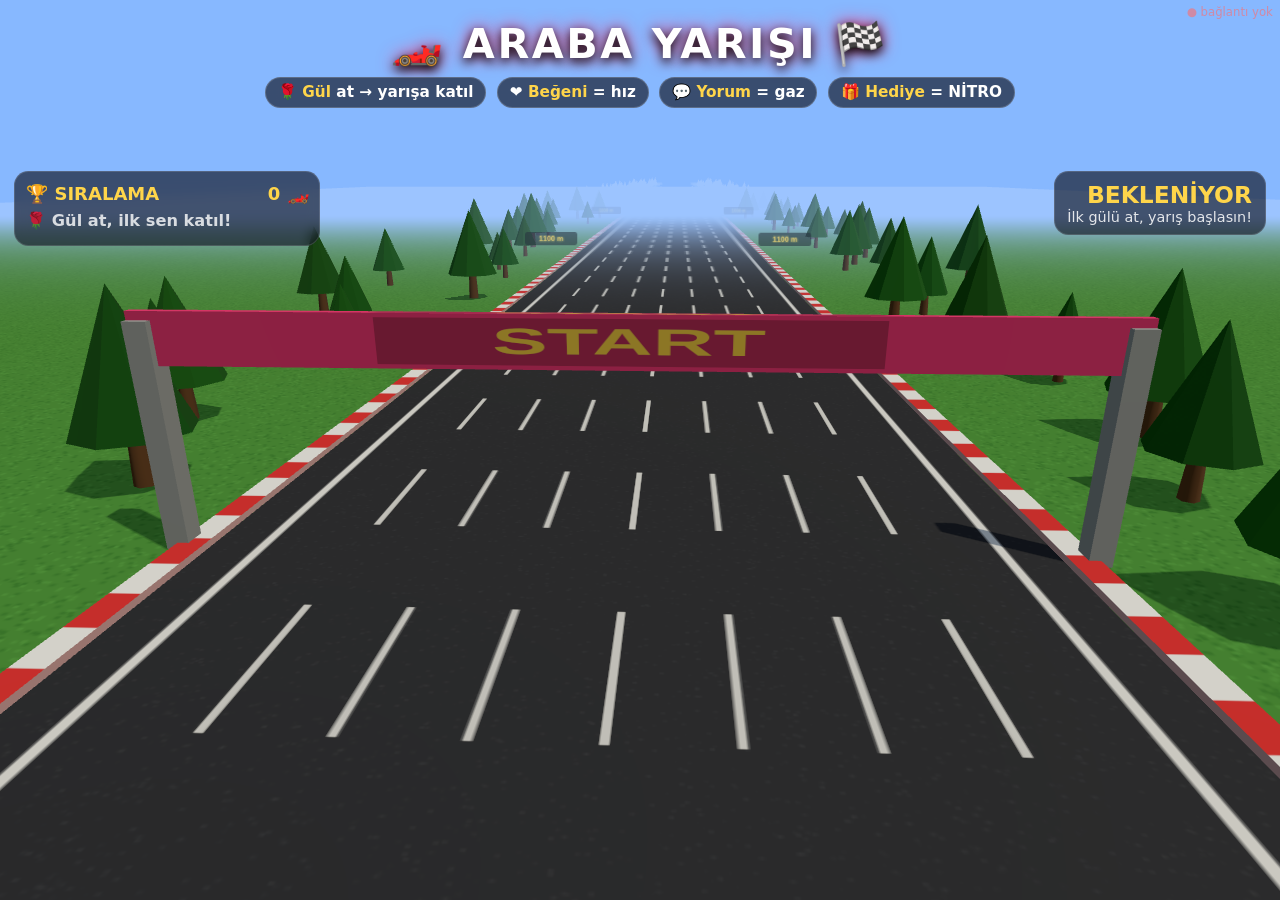
<file: static/araba.html>
<!doctype html>
<html lang="tr">
<head>
  <meta charset="utf-8" />
  <meta name="viewport" content="width=device-width, initial-scale=1" />
  <title>Araba Yarışı — TikTok Live</title>
  <script type="importmap">
    { "imports": { "three": "/static/vendor/three.module.min.js" } }
  </script>
  <style>
    :root { --gold:#ffd54a; --pink:#ff3d7f; --cyan:#33e1ff; --panel:rgba(10,12,24,.62); }
    * { box-sizing:border-box; margin:0; padding:0; }
    html,body { width:100%; height:100%; overflow:hidden; background:#0b1020; font-family:"Segoe UI",system-ui,sans-serif; color:#fff; }
    #scene { position:fixed; inset:0; }
    .hud { position:fixed; pointer-events:none; z-index:5; }
    #title { top:2.2vh; left:0; right:0; text-align:center; }
    #title h1 { font-size:4.6vh; font-weight:900; letter-spacing:.06em; text-shadow:0 .4vh 1.2vh #000, 0 0 2vh var(--pink); }
    #title .rules { margin:1vh auto 0; display:inline-flex; gap:1.2vh; flex-wrap:wrap; justify-content:center; padding:0 2vh; }
    .chip { background:var(--panel); border:1px solid rgba(255,255,255,.18); border-radius:99px; padding:.6vh 1.3vh; font-size:1.7vh; font-weight:700; backdrop-filter:blur(6px); }
    .chip b { color:var(--gold); }
    #board { top:19vh; left:1.6vh; width:34vh; background:var(--panel); border-radius:1.6vh; padding:1.2vh; border:1px solid rgba(255,255,255,.14); backdrop-filter:blur(6px); }
    #board h2 { font-size:2vh; color:var(--gold); margin-bottom:.8vh; display:flex; justify-content:space-between; }
    .row { display:flex; align-items:center; gap:.8vh; margin:.5vh 0; font-size:1.8vh; font-weight:700; }
    .row .pos { width:3vh; text-align:center; font-weight:900; }
    .row .sw { width:1.4vh; height:1.4vh; border-radius:.3vh; flex:none; }
    .row .nm { flex:1; white-space:nowrap; overflow:hidden; text-overflow:ellipsis; }
    .row .bar { position:relative; height:.6vh; background:rgba(255,255,255,.15); border-radius:9px; margin-top:.3vh; overflow:hidden; }
    .row .bar i { position:absolute; inset:0 auto 0 0; background:linear-gradient(90deg,var(--cyan),var(--pink)); }
    .row .kmh { font-size:1.5vh; color:#9fe8ff; width:7vh; text-align:right; }
    #status { top:19vh; right:1.6vh; background:var(--panel); border-radius:1.6vh; padding:1vh 1.4vh; text-align:right; border:1px solid rgba(255,255,255,.14); }
    #status .big { font-size:2.6vh; font-weight:900; color:var(--gold); }
    #status .sm { font-size:1.6vh; opacity:.85; }
    #feed { bottom:16vh; left:1.6vh; right:1.6vh; display:flex; flex-direction:column-reverse; gap:.7vh; align-items:flex-start; }
    .toast { background:var(--panel); border-left:.6vh solid var(--gold); border-radius:1vh; padding:.8vh 1.4vh; font-size:2vh; font-weight:700; animation:pop .35s ease-out; max-width:90%; }
    .toast.join { border-color:#ff4d6d; } .toast.nitro { border-color:var(--cyan); } .toast.like { border-color:#ff8fb1; }
    @keyframes pop { from { transform:translateX(-30%); opacity:0; } to { transform:none; opacity:1; } }
    #center { top:38vh; left:0; right:0; text-align:center; }
    #center .msg { display:inline-block; font-size:7vh; font-weight:900; text-shadow:0 0 3vh var(--pink),0 .5vh 1vh #000; animation:zoom .5s ease-out; }
    #center .sub { font-size:2.6vh; font-weight:700; margin-top:1vh; text-shadow:0 .3vh .8vh #000; }
    @keyframes zoom { from { transform:scale(2.2); opacity:0; } to { transform:none; opacity:1; } }
    #focus { bottom:6vh; left:0; right:0; text-align:center; }
    #focus span { display:inline-block; background:linear-gradient(90deg,var(--pink),#ff9a3d); padding:1vh 2.4vh; border-radius:99px; font-size:2.6vh; font-weight:900; box-shadow:0 0 3vh rgba(255,61,127,.6); }
    #conn { top:.6vh; right:.8vh; font-size:1.3vh; opacity:.6; }
    body.obs #conn { display:none; }
  </style>
</head>
<body>
  <canvas id="scene"></canvas>
  <div id="title" class="hud">
    <h1>🏎️ ARABA YARIŞI 🏁</h1>
    <div class="rules">
      <span class="chip">🌹 <b>Gül</b> at → yarışa katıl</span>
      <span class="chip">❤️ <b>Beğeni</b> = hız</span>
      <span class="chip">💬 <b>Yorum</b> = gaz</span>
      <span class="chip">🎁 <b>Hediye</b> = NİTRO</span>
    </div>
  </div>
  <div id="board" class="hud"><h2><span>🏆 SIRALAMA</span><span id="racerCount">0</span></h2><div id="rows"></div></div>
  <div id="status" class="hud"><div class="big" id="lapTxt">BEKLENİYOR</div><div class="sm" id="lapSub">İlk gülü at, yarış başlasın!</div></div>
  <div id="feed" class="hud"></div>
  <div id="center" class="hud"></div>
  <div id="focus" class="hud"></div>
  <div id="conn" class="hud">●</div>
  <script type="module" src="/static/js/araba_race.js?v=1"></script>
</body>
</html>
</file>
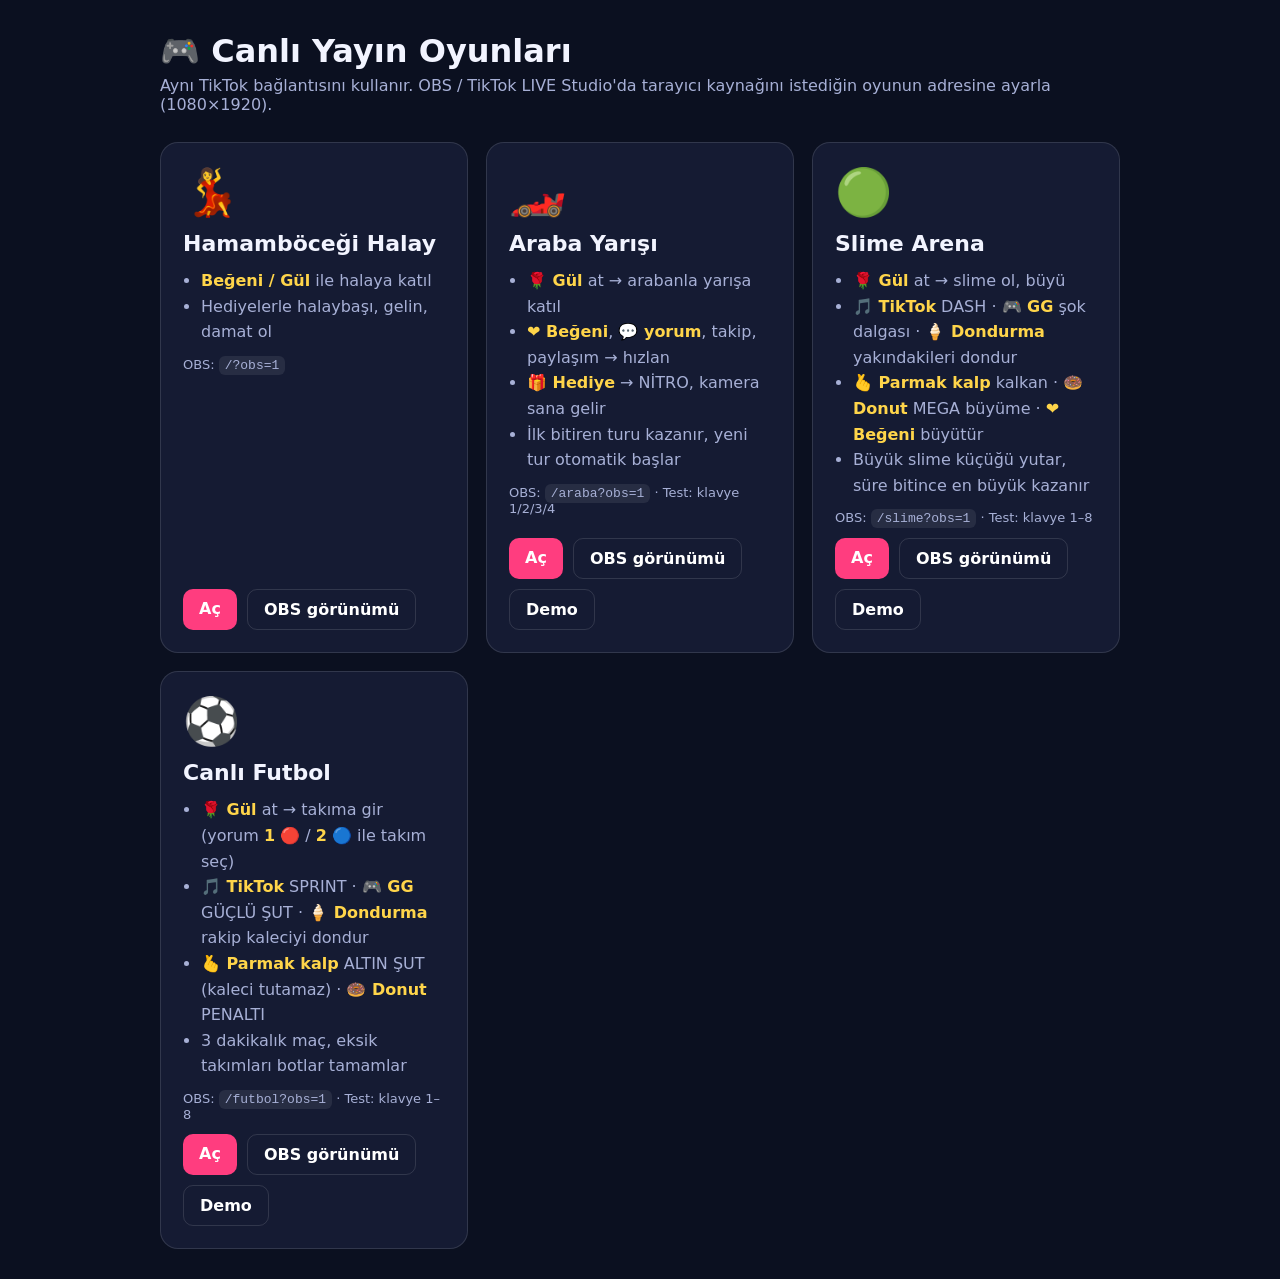
<file: static/oyunlar.html>
<!doctype html>
<html lang="tr">
<head>
  <meta charset="utf-8" />
  <meta name="viewport" content="width=device-width, initial-scale=1" />
  <title>Canlı Yayın Oyunları</title>
  <style>
    :root { --bg:#0b1020; --card:#151b33; --line:rgba(255,255,255,.12); --text:#f2f4ff; --muted:#a7b0d6; --gold:#ffd54a; --pink:#ff3d7f; }
    * { box-sizing:border-box; }
    body { margin:0; background:var(--bg); color:var(--text); font-family:"Segoe UI",system-ui,sans-serif; padding:32px 16px; }
    main { max-width:960px; margin:0 auto; }
    h1 { font-size:32px; margin:0 0 6px; }
    p.lead { color:var(--muted); margin:0 0 28px; }
    .grid { display:grid; grid-template-columns:repeat(auto-fit,minmax(280px,1fr)); gap:18px; }
    .card { background:var(--card); border:1px solid var(--line); border-radius:18px; padding:22px; display:flex; flex-direction:column; gap:12px; }
    .card .icon { font-size:46px; }
    .card h2 { margin:0; font-size:22px; }
    .card ul { margin:0; padding-left:18px; color:var(--muted); line-height:1.6; }
    .card b { color:var(--gold); }
    .btns { display:flex; gap:10px; flex-wrap:wrap; margin-top:auto; }
    a.btn { text-decoration:none; color:#fff; background:var(--pink); padding:10px 16px; border-radius:10px; font-weight:700; }
    a.btn.alt { background:transparent; border:1px solid var(--line); }
    code { background:rgba(255,255,255,.08); padding:2px 6px; border-radius:6px; font-size:13px; word-break:break-all; }
    .obs { color:var(--muted); font-size:13px; }
  </style>
</head>
<body>
<main>
  <h1>🎮 Canlı Yayın Oyunları</h1>
  <p class="lead">Aynı TikTok bağlantısını kullanır. OBS / TikTok LIVE Studio'da tarayıcı kaynağını istediğin oyunun adresine ayarla (1080×1920).</p>
  <div class="grid">
    <section class="card">
      <div class="icon">💃</div>
      <h2>Hamamböceği Halay</h2>
      <ul>
        <li><b>Beğeni / Gül</b> ile halaya katıl</li>
        <li>Hediyelerle halaybaşı, gelin, damat ol</li>
      </ul>
      <div class="obs">OBS: <code>/?obs=1</code></div>
      <div class="btns"><a class="btn" href="/">Aç</a><a class="btn alt" href="/?obs=1">OBS görünümü</a></div>
    </section>
    <section class="card">
      <div class="icon">🏎️</div>
      <h2>Araba Yarışı</h2>
      <ul>
        <li><b>🌹 Gül</b> at → arabanla yarışa katıl</li>
        <li><b>❤️ Beğeni</b>, <b>💬 yorum</b>, takip, paylaşım → hızlan</li>
        <li><b>🎁 Hediye</b> → NİTRO, kamera sana gelir</li>
        <li>İlk bitiren turu kazanır, yeni tur otomatik başlar</li>
      </ul>
      <div class="obs">OBS: <code>/araba?obs=1</code> · Test: klavye 1/2/3/4</div>
      <div class="btns"><a class="btn" href="/araba">Aç</a><a class="btn alt" href="/araba?obs=1">OBS görünümü</a><a class="btn alt" href="/araba?demo=1">Demo</a></div>
    </section>
    <section class="card">
      <div class="icon">🟢</div>
      <h2>Slime Arena</h2>
      <ul>
        <li><b>🌹 Gül</b> at → slime ol, büyü</li>
        <li><b>🎵 TikTok</b> DASH · <b>🎮 GG</b> şok dalgası · <b>🍦 Dondurma</b> yakındakileri dondur</li>
        <li><b>🫰 Parmak kalp</b> kalkan · <b>🍩 Donut</b> MEGA büyüme · <b>❤️ Beğeni</b> büyütür</li>
        <li>Büyük slime küçüğü yutar, süre bitince en büyük kazanır</li>
      </ul>
      <div class="obs">OBS: <code>/slime?obs=1</code> · Test: klavye 1–8</div>
      <div class="btns"><a class="btn" href="/slime">Aç</a><a class="btn alt" href="/slime?obs=1">OBS görünümü</a><a class="btn alt" href="/slime?demo=1">Demo</a></div>
    </section>
    <section class="card">
      <div class="icon">⚽</div>
      <h2>Canlı Futbol</h2>
      <ul>
        <li><b>🌹 Gül</b> at → takıma gir (yorum <b>1</b> 🔴 / <b>2</b> 🔵 ile takım seç)</li>
        <li><b>🎵 TikTok</b> SPRINT · <b>🎮 GG</b> GÜÇLÜ ŞUT · <b>🍦 Dondurma</b> rakip kaleciyi dondur</li>
        <li><b>🫰 Parmak kalp</b> ALTIN ŞUT (kaleci tutamaz) · <b>🍩 Donut</b> PENALTI</li>
        <li>3 dakikalık maç, eksik takımları botlar tamamlar</li>
      </ul>
      <div class="obs">OBS: <code>/futbol?obs=1</code> · Test: klavye 1–8</div>
      <div class="btns"><a class="btn" href="/futbol">Aç</a><a class="btn alt" href="/futbol?obs=1">OBS görünümü</a><a class="btn alt" href="/futbol?demo=1">Demo</a></div>
    </section>
  </div>
</main>
</body>
</html>
</file>
